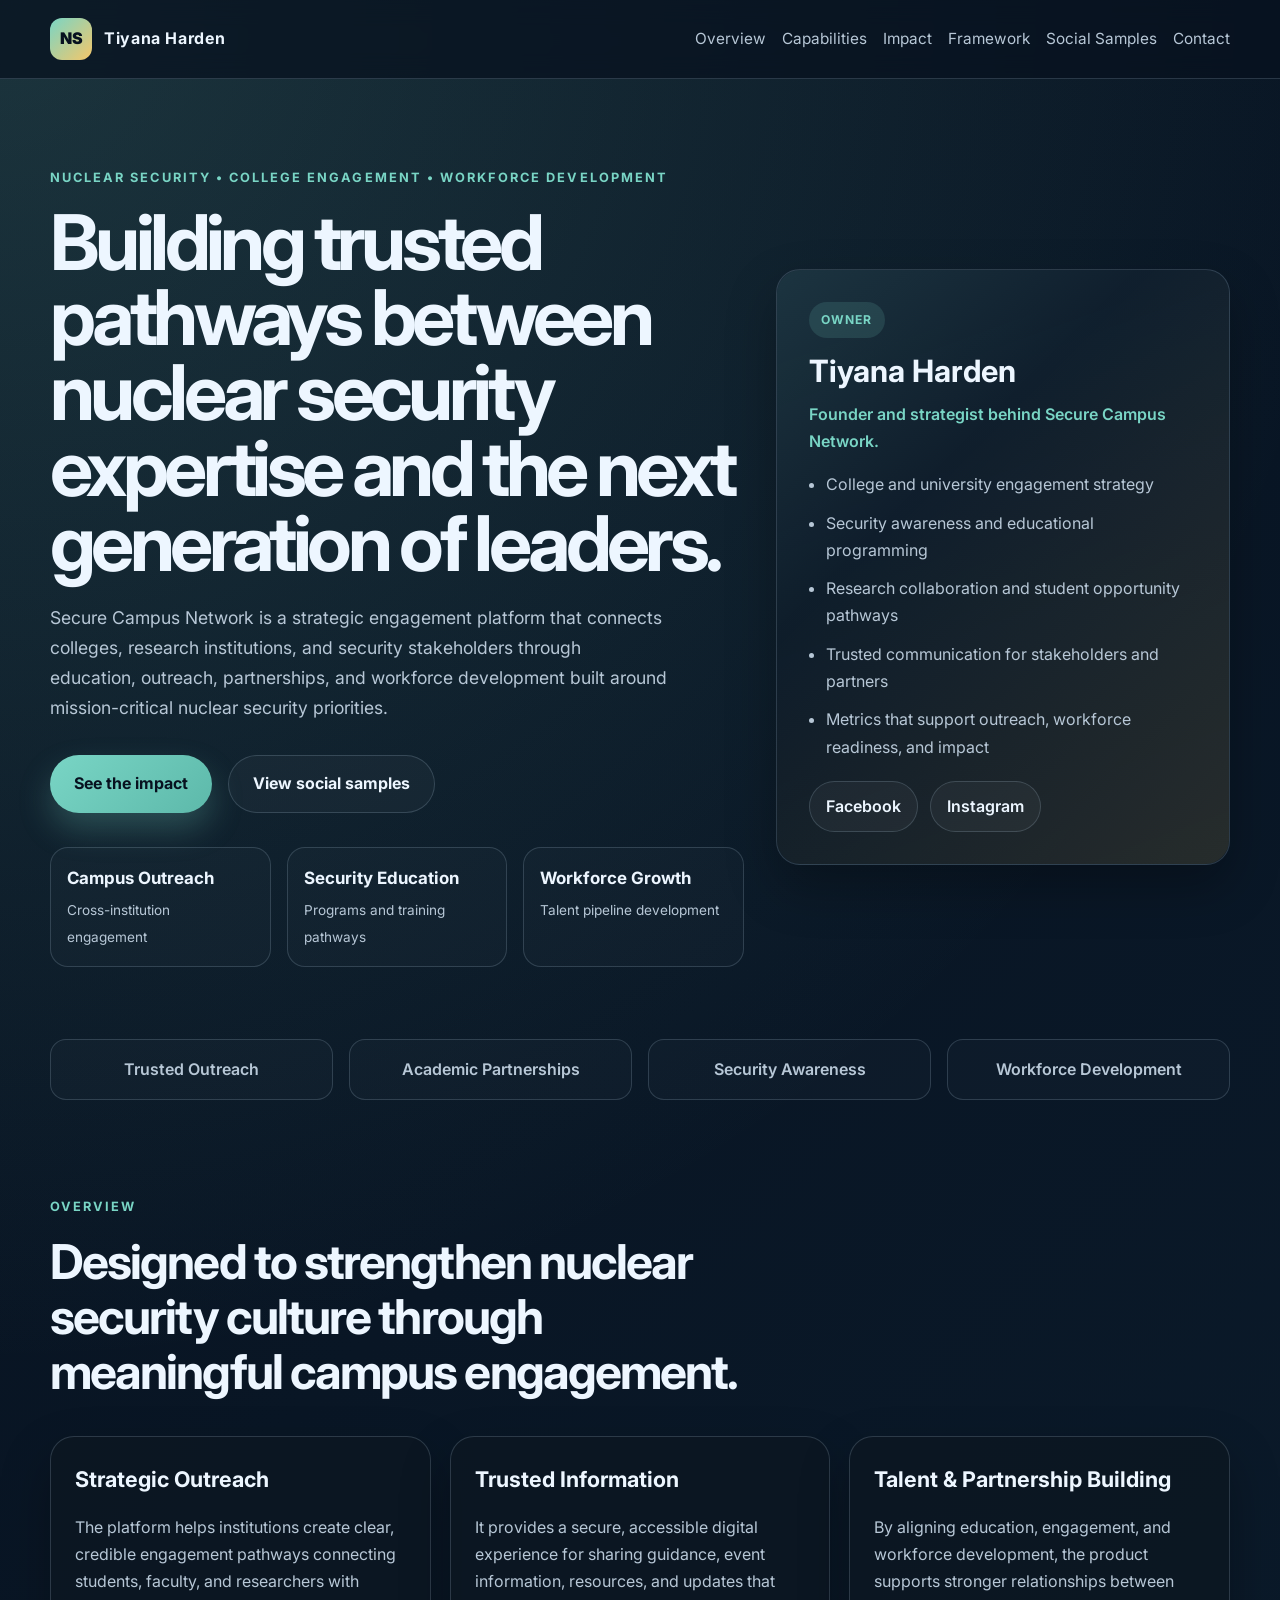
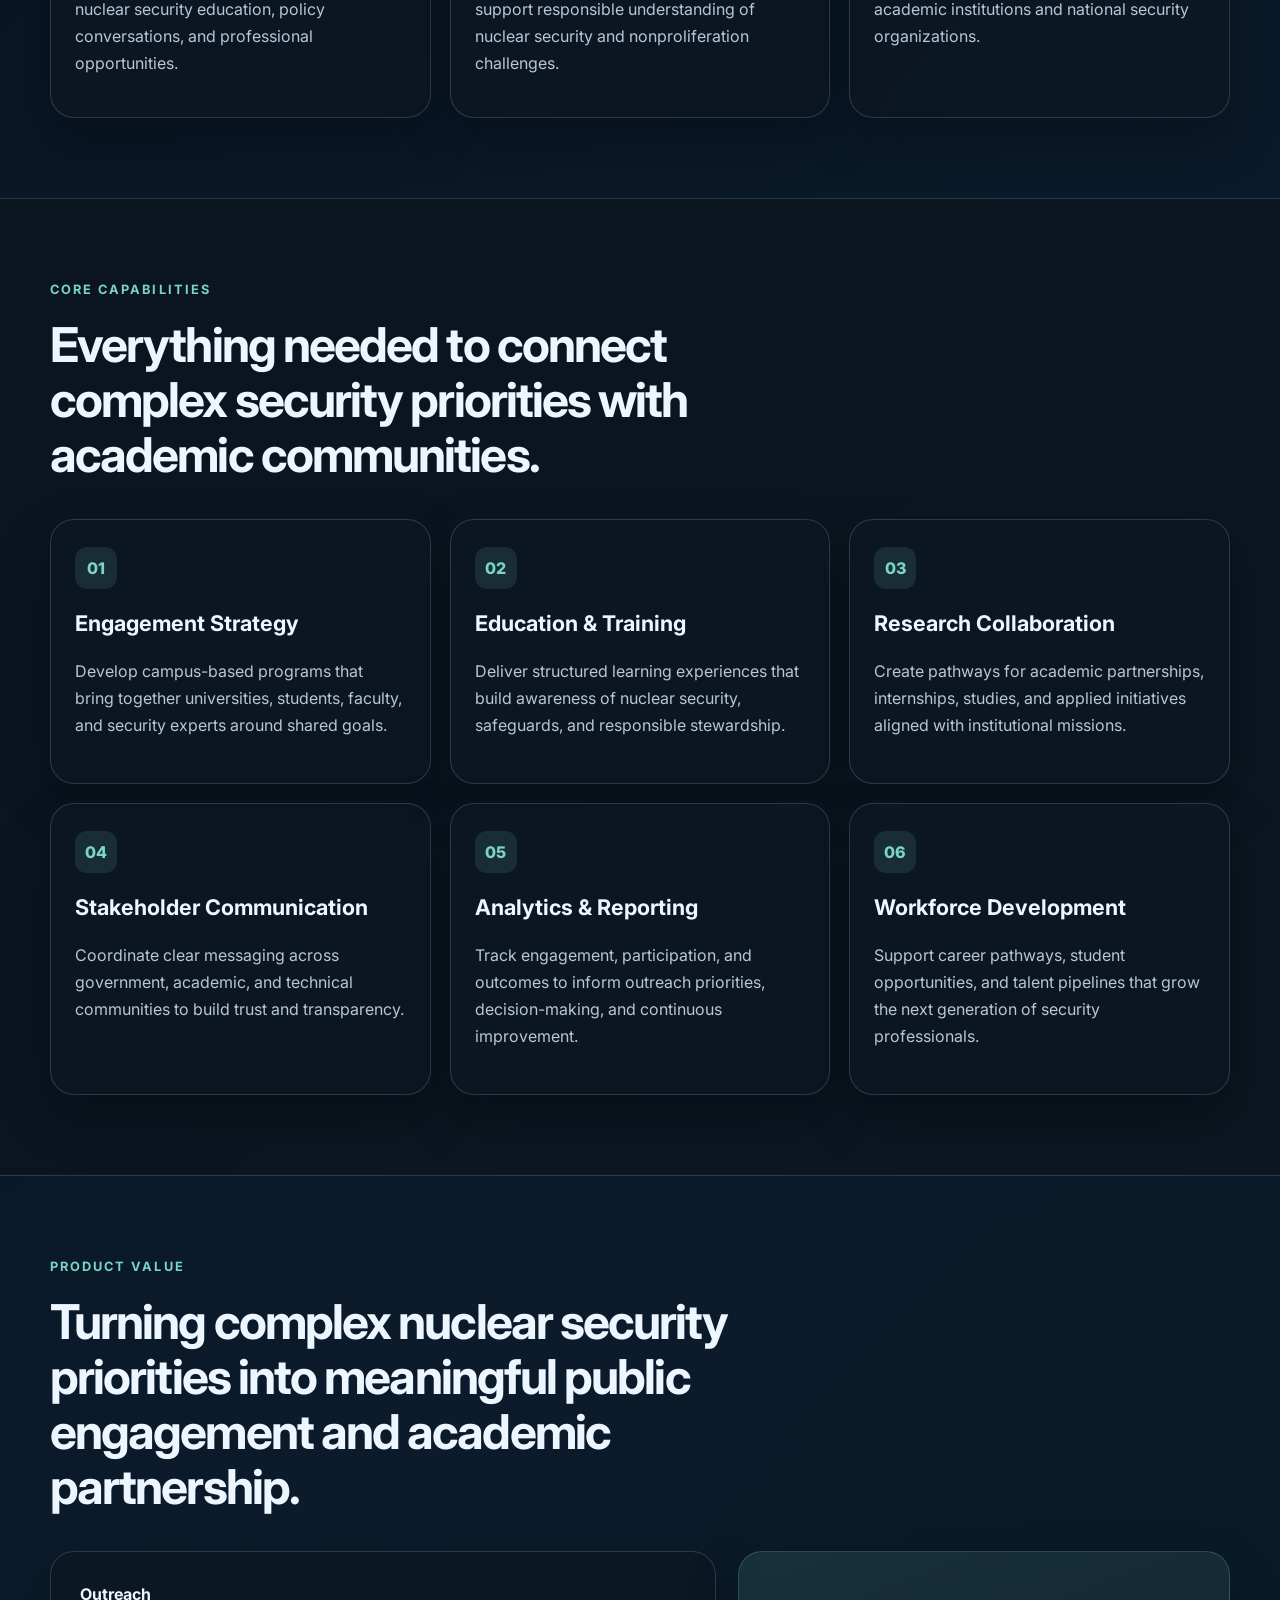
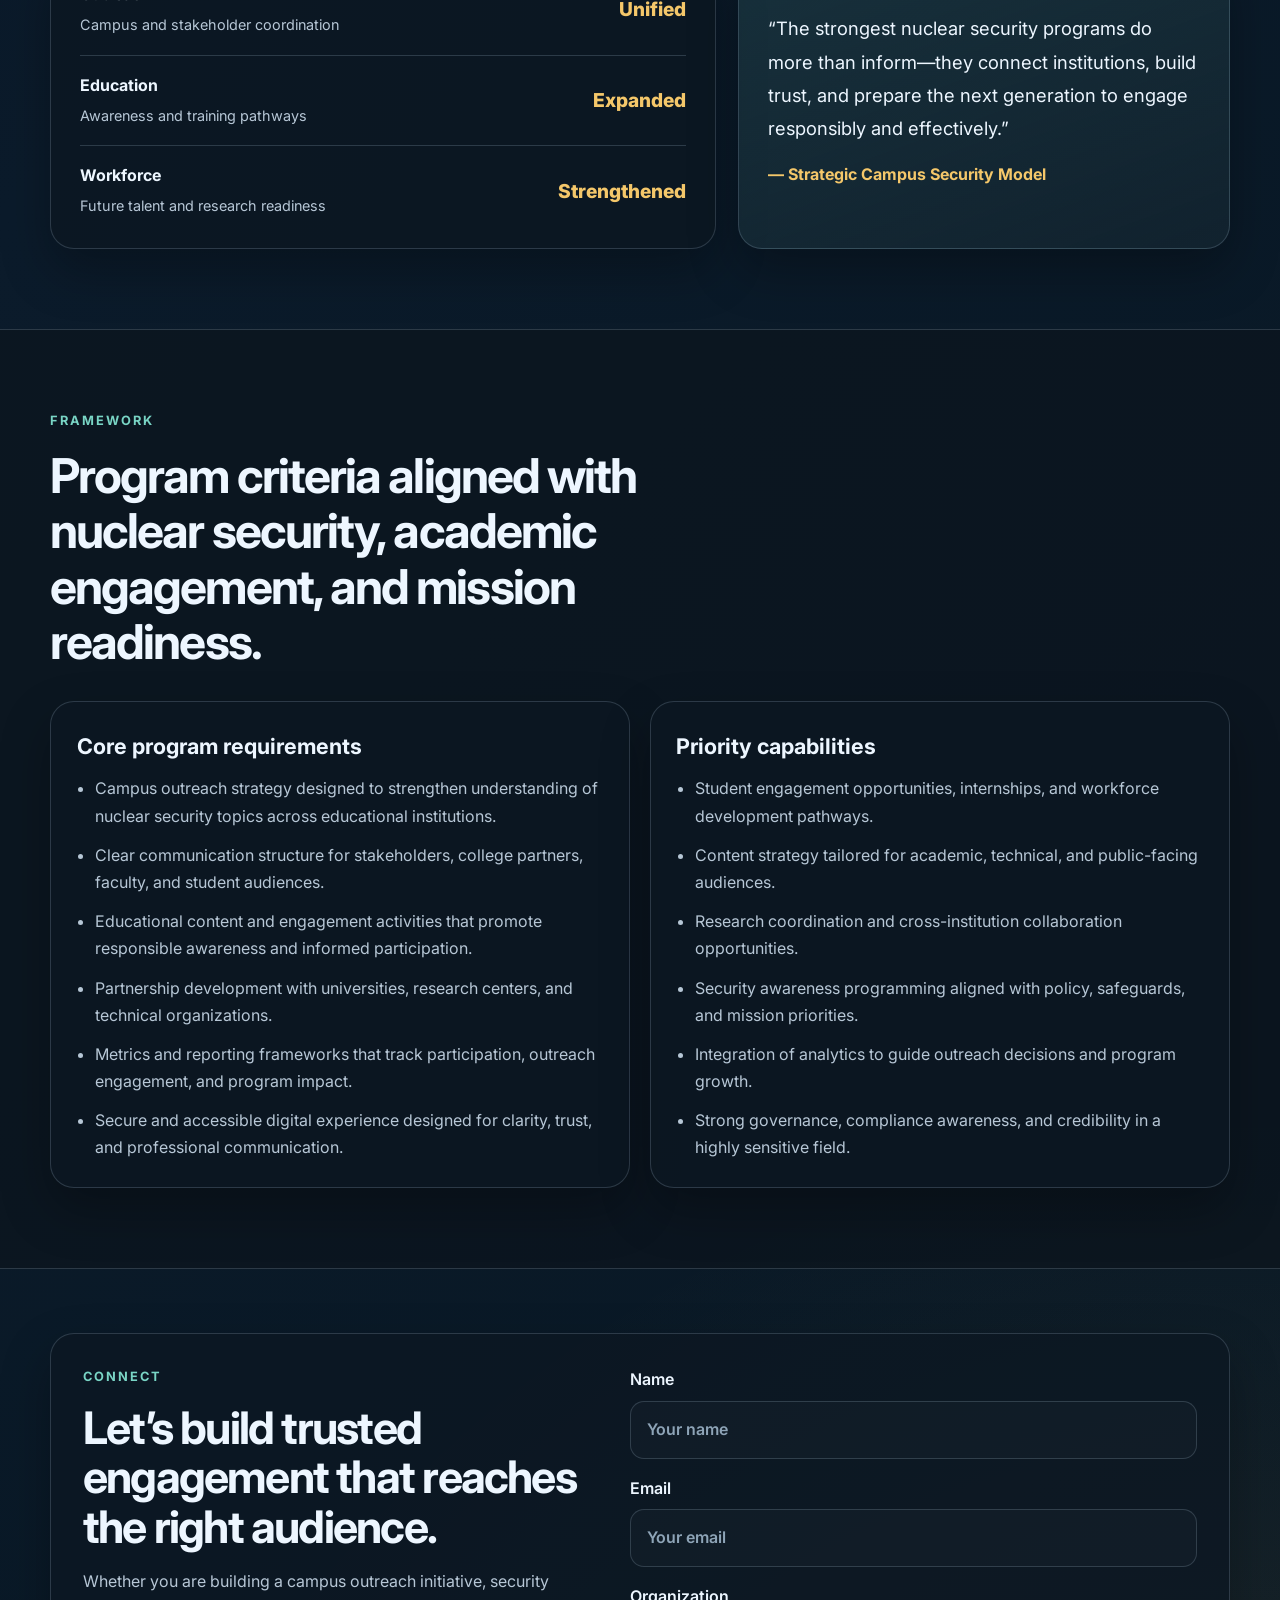
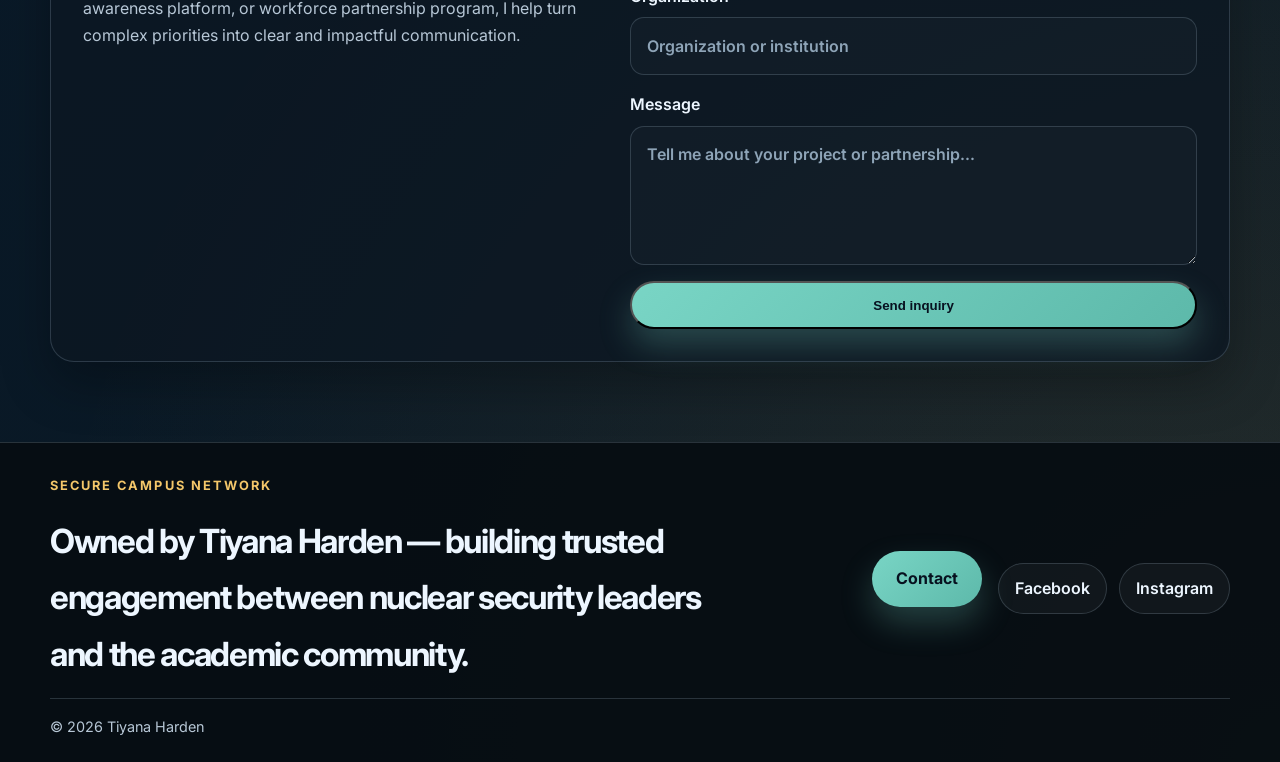
<file: index.html>
<!DOCTYPE html>
<html lang="en">
<head>
  <meta charset="UTF-8" />
  <meta name="viewport" content="width=device-width, initial-scale=1.0" />
  <title>Nuclear Security Campus Engagement</title>
  <meta name="description" content="A strategic nuclear security engagement platform connecting colleges, research institutions, and security partners through coordinated outreach, education, and workforce development." />
  <link rel="preconnect" href="https://fonts.googleapis.com" />
  <link rel="preconnect" href="https://fonts.gstatic.com" crossorigin />
  <link href="https://fonts.googleapis.com/css2?family=Inter:wght@400;500;600;700;800;900&family=Playfair+Display:wght@600;700&display=swap" rel="stylesheet" />
  <link rel="stylesheet" href="styles.css" />
</head>
<body>
  <div class="page-shell">
    <header class="site-header">
      <div class="container nav-wrap">
        <div class="brand-block">
          <span class="brand-mark">NS</span>
          <div>
            <span class="brand-name">Tiyana Harden</span>
          </div>
        </div>

        <nav class="site-nav" aria-label="Main navigation">
          <a href="#about">Overview</a>
          <a href="#expertise">Capabilities</a>
          <a href="#impact">Impact</a>
          <a href="#qualifications">Framework</a>
          <a href="social-samples.html">Social Samples</a>
          <a href="#contact">Contact</a>
        </nav>
      </div>
    </header>

    <main>
      <section class="hero">
        <div class="container hero-grid">
          <div class="hero-copy">
            <p class="eyebrow">Nuclear security • college engagement • workforce development</p>
            <h1>Building trusted pathways between nuclear security expertise and the next generation of leaders.</h1>
            <p class="lead">
              Secure Campus Network is a strategic engagement platform that connects colleges, research institutions,
              and security stakeholders through education, outreach, partnerships, and workforce development built around
              mission-critical nuclear security priorities.
            </p>

            <div class="hero-actions">
              <a class="btn btn-primary" href="#impact">See the impact</a>
              <a class="btn btn-secondary" href="social-samples.html">View social samples</a>
            </div>

            <div class="hero-metrics">
              <div>
                <strong>Campus Outreach</strong>
                <span>Cross-institution engagement</span>
              </div>
              <div>
                <strong>Security Education</strong>
                <span>Programs and training pathways</span>
              </div>
              <div>
                <strong>Workforce Growth</strong>
                <span>Talent pipeline development</span>
              </div>
            </div>
          </div>

          <div class="hero-panel" aria-label="Product overview card">
            <div class="panel-badge">Owner</div>
            <h2>Tiyana Harden</h2>
            <p class="owner-note">Founder and strategist behind Secure Campus Network.</p>
            <ul>
              <li>College and university engagement strategy</li>
              <li>Security awareness and educational programming</li>
              <li>Research collaboration and student opportunity pathways</li>
              <li>Trusted communication for stakeholders and partners</li>
              <li>Metrics that support outreach, workforce readiness, and impact</li>
            </ul>

            <div class="social-links" aria-label="Social media links">
              <a href="social-samples.html#facebook-sample">Facebook</a>
              <a href="social-samples.html#instagram-sample">Instagram</a>
            </div>
          </div>
        </div>
      </section>

      <section class="section trust-bar">
        <div class="container trust-grid">
          <div>Trusted Outreach</div>
          <div>Academic Partnerships</div>
          <div>Security Awareness</div>
          <div>Workforce Development</div>
        </div>
      </section>

      <section id="about" class="section">
        <div class="container">
          <div class="section-heading">
            <p class="eyebrow">Overview</p>
            <h2>Designed to strengthen nuclear security culture through meaningful campus engagement.</h2>
          </div>

          <div class="story-grid">
            <div class="story-card">
              <h3>Strategic Outreach</h3>
              <p>
                The platform helps institutions create clear, credible engagement pathways connecting students, faculty,
                and researchers with nuclear security education, policy conversations, and professional opportunities.
              </p>
            </div>

            <div class="story-card">
              <h3>Trusted Information</h3>
              <p>
                It provides a secure, accessible digital experience for sharing guidance, event information, resources,
                and updates that support responsible understanding of nuclear security and nonproliferation challenges.
              </p>
            </div>

            <div class="story-card">
              <h3>Talent & Partnership Building</h3>
              <p>
                By aligning education, engagement, and workforce development, the product supports stronger relationships
                between academic institutions and national security organizations.
              </p>
            </div>
          </div>
        </div>
      </section>

      <section id="expertise" class="section section-alt">
        <div class="container">
          <div class="section-heading">
            <p class="eyebrow">Core capabilities</p>
            <h2>Everything needed to connect complex security priorities with academic communities.</h2>
          </div>

          <div class="card-grid">
            <article class="info-card">
              <span class="icon">01</span>
              <h3>Engagement Strategy</h3>
              <p>Develop campus-based programs that bring together universities, students, faculty, and security experts around shared goals.</p>
            </article>

            <article class="info-card">
              <span class="icon">02</span>
              <h3>Education & Training</h3>
              <p>Deliver structured learning experiences that build awareness of nuclear security, safeguards, and responsible stewardship.</p>
            </article>

            <article class="info-card">
              <span class="icon">03</span>
              <h3>Research Collaboration</h3>
              <p>Create pathways for academic partnerships, internships, studies, and applied initiatives aligned with institutional missions.</p>
            </article>

            <article class="info-card">
              <span class="icon">04</span>
              <h3>Stakeholder Communication</h3>
              <p>Coordinate clear messaging across government, academic, and technical communities to build trust and transparency.</p>
            </article>

            <article class="info-card">
              <span class="icon">05</span>
              <h3>Analytics & Reporting</h3>
              <p>Track engagement, participation, and outcomes to inform outreach priorities, decision-making, and continuous improvement.</p>
            </article>

            <article class="info-card">
              <span class="icon">06</span>
              <h3>Workforce Development</h3>
              <p>Support career pathways, student opportunities, and talent pipelines that grow the next generation of security professionals.</p>
            </article>
          </div>
        </div>
      </section>

      <section id="impact" class="section">
        <div class="container">
          <div class="section-heading">
            <p class="eyebrow">Product value</p>
            <h2>Turning complex nuclear security priorities into meaningful public engagement and academic partnership.</h2>
          </div>

          <div class="impact-layout">
            <div class="impact-panel">
              <div class="stat-row">
                <div>
                  <strong>Outreach</strong>
                  <span>Campus and stakeholder coordination</span>
                </div>
                <div class="stat-number">Unified</div>
              </div>

              <div class="stat-row">
                <div>
                  <strong>Education</strong>
                  <span>Awareness and training pathways</span>
                </div>
                <div class="stat-number">Expanded</div>
              </div>

              <div class="stat-row">
                <div>
                  <strong>Workforce</strong>
                  <span>Future talent and research readiness</span>
                </div>
                <div class="stat-number">Strengthened</div>
              </div>
            </div>

            <div class="quote-card">
              <p>
                “The strongest nuclear security programs do more than inform—they connect institutions, build trust,
                and prepare the next generation to engage responsibly and effectively.”
              </p>
              <span>— Strategic Campus Security Model</span>
            </div>
          </div>
        </div>
      </section>

      <section id="qualifications" class="section section-alt">
        <div class="container qualifications-wrap">
          <div class="section-heading left">
            <p class="eyebrow">Framework</p>
            <h2>Program criteria aligned with nuclear security, academic engagement, and mission readiness.</h2>
          </div>

          <div class="qualifications-grid">
            <div class="qual-group">
              <h3>Core program requirements</h3>
              <ul>
                <li>Campus outreach strategy designed to strengthen understanding of nuclear security topics across educational institutions.</li>
                <li>Clear communication structure for stakeholders, college partners, faculty, and student audiences.</li>
                <li>Educational content and engagement activities that promote responsible awareness and informed participation.</li>
                <li>Partnership development with universities, research centers, and technical organizations.</li>
                <li>Metrics and reporting frameworks that track participation, outreach engagement, and program impact.</li>
                <li>Secure and accessible digital experience designed for clarity, trust, and professional communication.</li>
              </ul>
            </div>

            <div class="qual-group">
              <h3>Priority capabilities</h3>
              <ul>
                <li>Student engagement opportunities, internships, and workforce development pathways.</li>
                <li>Content strategy tailored for academic, technical, and public-facing audiences.</li>
                <li>Research coordination and cross-institution collaboration opportunities.</li>
                <li>Security awareness programming aligned with policy, safeguards, and mission priorities.</li>
                <li>Integration of analytics to guide outreach decisions and program growth.</li>
                <li>Strong governance, compliance awareness, and credibility in a highly sensitive field.</li>
              </ul>
            </div>
          </div>
        </div>
      </section>
    </main>

    <section id="contact" class="section contact-section">
      <div class="container contact-wrap">
        <div class="contact-intro">
          <p class="eyebrow">Connect</p>
          <h2>Let’s build trusted engagement that reaches the right audience.</h2>
          <p>
            Whether you are building a campus outreach initiative, security awareness platform, or workforce
            partnership program, I help turn complex priorities into clear and impactful communication.
          </p>
        </div>

        <form class="contact-form" action="#" method="post">
          <label>
            Name
            <input type="text" name="name" placeholder="Your name" />
          </label>
          <label>
            Email
            <input type="email" name="email" placeholder="Your email" />
          </label>
          <label>
            Organization
            <input type="text" name="organization" placeholder="Organization or institution" />
          </label>
          <label>
            Message
            <textarea name="message" rows="4" placeholder="Tell me about your project or partnership..."></textarea>
          </label>
          <button type="submit" class="btn btn-primary">Send inquiry</button>
        </form>
      </div>
    </section>

    <footer class="site-footer">
      <div class="container footer-wrap">
        <div>
          <p class="eyebrow light">Secure Campus Network</p>
          <h3>Owned by Tiyana Harden — building trusted engagement between nuclear security leaders and the academic community.</h3>
        </div>
        <div class="footer-actions">
          <a class="btn btn-primary" href="mailto:partners@securecampusnetwork.org">Contact</a>
          <div class="footer-social">
            <a href="https://www.facebook.com/" target="_blank" rel="noreferrer">Facebook</a>
            <a href="https://www.instagram.com/" target="_blank" rel="noreferrer">Instagram</a>
          </div>
        </div>
      </div>
      <div class="container copyright">
        <span>© <span id="year"></span> Tiyana Harden</span>
      </div>
    </footer>
  </div>

  <script src="script.js"></script>
</body>
</html>
</file>
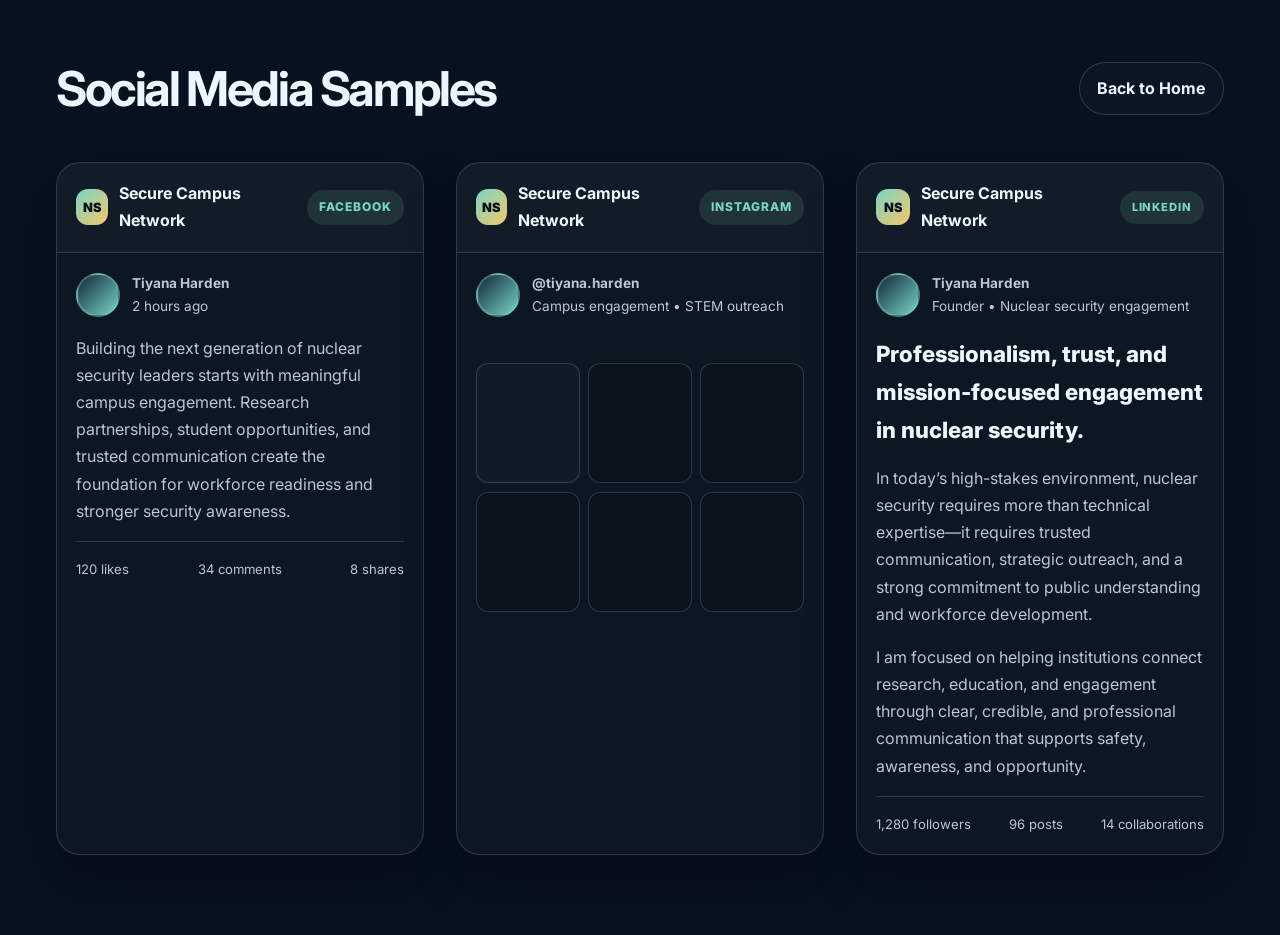
<file: social-samples.html>
<!DOCTYPE html>
<html lang="en">
<head>
  <meta charset="UTF-8" />
  <meta name="viewport" content="width=device-width, initial-scale=1.0" />
  <title>Social Media Samples | Tiyana Harden</title>
  <meta name="description" content="Sample Facebook and Instagram mockups for a nuclear security and campus engagement brand." />
  <link rel="preconnect" href="https://fonts.googleapis.com" />
  <link rel="preconnect" href="https://fonts.gstatic.com" crossorigin />
  <link href="https://fonts.googleapis.com/css2?family=Inter:wght@400;500;600;700;800;900&display=swap" rel="stylesheet" />
  <link rel="stylesheet" href="styles.css" />
  <style>
    body {
      background: #07111f;
    }

    .sample-shell {
      max-width: 1200px;
      margin: 0 auto;
      padding: 3rem 1rem 5rem;
    }

    .sample-header {
      display: flex;
      justify-content: space-between;
      align-items: center;
      gap: 1rem;
      margin-bottom: 2rem;
    }

    .sample-header h1 {
      margin: 0;
      font-size: clamp(2rem, 4vw, 3rem);
      letter-spacing: -0.05em;
    }

    .back-link {
      color: var(--text);
      border: 1px solid var(--line);
      padding: 0.75rem 1.1rem;
      border-radius: 999px;
      background: rgba(255,255,255,0.02);
      text-decoration: none;
      font-weight: 700;
    }

    .social-grid {
      display: grid;
      grid-template-columns: repeat(3, minmax(0, 1fr));
      gap: 2rem;
    }

    .mockup-card {
      background: rgba(14, 25, 36, 0.86);
      border: 1px solid var(--line);
      border-radius: 24px;
      overflow: hidden;
      box-shadow: 0 22px 50px rgba(0, 0, 0, 0.28);
    }

    .mockup-top {
      padding: 1.1rem 1.2rem;
      border-bottom: 1px solid var(--line);
      display: flex;
      align-items: center;
      justify-content: space-between;
      gap: 1rem;
      background: rgba(255,255,255,0.02);
    }

    .brand-pill {
      display: inline-flex;
      align-items: center;
      gap: 0.65rem;
      font-weight: 700;
    }

    .brand-pill span {
      display: grid;
      place-items: center;
      width: 36px;
      height: 36px;
      border-radius: 12px;
      background: linear-gradient(135deg, #79d5c5, #f4c76a);
      color: #07111f;
      font-size: 0.8rem;
      font-weight: 900;
    }

    .platform-tag {
      padding: 0.45rem 0.75rem;
      border-radius: 999px;
      background: rgba(121, 213, 197, 0.12);
      color: var(--primary);
      font-size: 0.75rem;
      letter-spacing: 0.08em;
      text-transform: uppercase;
      font-weight: 800;
    }

    .mockup-body {
      padding: 1.2rem;
    }

    .status-bar {
      display: flex;
      align-items: center;
      gap: 0.75rem;
      margin-bottom: 1rem;
      color: var(--muted);
      font-size: 0.85rem;
    }

    .avatar {
      width: 44px;
      height: 44px;
      border-radius: 50%;
      background: linear-gradient(135deg, #10263a, #79d5c5);
      border: 2px solid rgba(121, 213, 197, 0.35);
    }

    .post-hero {
      margin-top: 1rem;
      height: 0;
      border-radius: 18px;
      background: transparent;
      border: none;
    }

    .post-copy {
      margin-top: 1rem;
      color: var(--muted);
      line-height: 1.7;
    }

    .stats-row {
      display: flex;
      justify-content: space-between;
      gap: 1rem;
      padding-top: 1rem;
      border-top: 1px solid var(--line);
      margin-top: 1rem;
      color: var(--muted);
      font-size: 0.82rem;
    }

    .instagram-layout {
      display: grid;
      grid-template-columns: 1fr;
      gap: 0.8rem;
    }

    .ig-feed {
      display: grid;
      grid-template-columns: repeat(3, minmax(0, 1fr));
      gap: 0.55rem;
      margin-top: 1rem;
    }

    .ig-feed div {
      height: 120px;
      border-radius: 12px;
      background-size: cover;
      background-position: center;
      border: 1px solid var(--line);
    }

    .linkedin-card {
      background: rgba(14, 25, 36, 0.86);
      border: 1px solid var(--line);
      border-radius: 24px;
      overflow: hidden;
      box-shadow: 0 22px 50px rgba(0, 0, 0, 0.28);
    }

    .linkedin-header {
      display: flex;
      align-items: center;
      justify-content: space-between;
      gap: 1rem;
      padding: 1.1rem 1.2rem;
      border-bottom: 1px solid var(--line);
      background: rgba(255,255,255,0.02);
    }

    .linkedin-body {
      padding: 1.2rem;
      color: var(--muted);
      line-height: 1.7;
    }

    .linkedin-title {
      font-size: 1.4rem;
      font-weight: 800;
      color: var(--text);
      margin: 0 0 0.7rem;
    }

    .linkedin-tag {
      padding: 0.45rem 0.75rem;
      border-radius: 999px;
      background: rgba(121, 213, 197, 0.12);
      color: var(--primary);
      font-size: 0.7rem;
      letter-spacing: 0.08em;
      text-transform: uppercase;
      font-weight: 800;
    }

    .ig-1 { background: rgba(255,255,255,0.02); border: 1px solid var(--line); }
    .ig-2 { background-image: linear-gradient(rgba(0,0,0,0.12), rgba(0,0,0,0.12)), url('https://images.unsplash.com/photo-1552664730-d307ca884978?auto=format&fit=crop&w=500&q=80'); }
    .ig-3 { background-image: linear-gradient(rgba(0,0,0,0.12), rgba(0,0,0,0.12)), url('https://images.unsplash.com/photo-1556157382-97eda2d62296?auto=format&fit=crop&w=500&q=80'); }
    .ig-4 { background-image: linear-gradient(rgba(0,0,0,0.12), rgba(0,0,0,0.12)), url('https://images.unsplash.com/photo-1521737604893-d14cc237f11d?auto=format&fit=crop&w=500&q=80'); }
    .ig-5 { background-image: linear-gradient(rgba(0,0,0,0.12), rgba(0,0,0,0.12)), url('https://images.unsplash.com/photo-1529156069898-49953e39b3ac?auto=format&fit=crop&w=500&q=80'); }
    .ig-6 { background-image: linear-gradient(rgba(0,0,0,0.12), rgba(0,0,0,0.12)), url('https://images.unsplash.com/photo-1516321318423-f06f85e504b3?auto=format&fit=crop&w=500&q=80'); }

    @media (max-width: 860px) {
      .social-grid {
        grid-template-columns: 1fr;
      }

      .sample-header {
        flex-direction: column;
        align-items: flex-start;
      }
    }
  </style>
</head>
<body>
  <div class="sample-shell">
    <header class="sample-header">
      <h1>Social Media Samples</h1>
      <a class="back-link" href="index.html">Back to Home</a>
    </header>

    <div class="social-grid">
      <section id="facebook-sample" class="mockup-card">
        <div class="mockup-top">
          <div class="brand-pill">
            <span>NS</span>
            Secure Campus Network
          </div>
          <div class="platform-tag">Facebook</div>
        </div>

        <div class="mockup-body">
          <div class="status-bar">
            <div class="avatar"></div>
            <div>
              <strong>Tiyana Harden</strong><br />
              <span>2 hours ago</span>
            </div>
          </div>

          <div class="post-hero" aria-label="Facebook post without image"></div>

          <div class="post-copy">
            Building the next generation of nuclear security leaders starts with meaningful campus engagement.
            Research partnerships, student opportunities, and trusted communication create the foundation for
            workforce readiness and stronger security awareness.
          </div>

          <div class="stats-row">
            <span>120 likes</span>
            <span>34 comments</span>
            <span>8 shares</span>
          </div>
        </div>
      </section>

      <section id="instagram-sample" class="mockup-card">
        <div class="mockup-top">
          <div class="brand-pill">
            <span>NS</span>
            Secure Campus Network
          </div>
          <div class="platform-tag">Instagram</div>
        </div>

        <div class="mockup-body instagram-layout">
          <div class="status-bar">
            <div class="avatar"></div>
            <div>
              <strong>@tiyana.harden</strong><br />
              <span>Campus engagement • STEM outreach</span>
            </div>
          </div>

          <div class="ig-feed">
            <div class="ig-1"></div>
            <div class="ig-2"></div>
            <div class="ig-3"></div>
            <div class="ig-4"></div>
            <div class="ig-5"></div>
            <div class="ig-6"></div>
          </div>
        </div>
      </section>

      <section class="linkedin-card" aria-label="LinkedIn sample">
        <div class="linkedin-header">
          <div class="brand-pill">
            <span>NS</span>
            Secure Campus Network
          </div>
          <div class="linkedin-tag">LinkedIn</div>
        </div>

        <div class="linkedin-body">
          <div class="status-bar">
            <div class="avatar"></div>
            <div>
              <strong>Tiyana Harden</strong><br />
              <span>Founder • Nuclear security engagement</span>
            </div>
          </div>

          <h3 class="linkedin-title">Professionalism, trust, and mission-focused engagement in nuclear security.</h3>

          <p>
            In today’s high-stakes environment, nuclear security requires more than technical expertise—it requires
            trusted communication, strategic outreach, and a strong commitment to public understanding and workforce development.
          </p>

          <p>
            I am focused on helping institutions connect research, education, and engagement through clear, credible,
            and professional communication that supports safety, awareness, and opportunity.
          </p>

          <div class="stats-row">
            <span>1,280 followers</span>
            <span>96 posts</span>
            <span>14 collaborations</span>
          </div>
        </div>
      </section>
    </div>
  </div>
</body>
</html>
</file>
<file: styles.css>
:root {
  --bg: #07111f;
  --bg-soft: #0d1d2d;
  --panel: rgba(14, 29, 42, 0.86);
  --panel-strong: #10263a;
  --primary: #79d5c5;
  --primary-strong: #5db9aa;
  --accent: #f4c76a;
  --text: #edf6ff;
  --muted: #b7c7d6;
  --line: rgba(185, 213, 230, 0.19);
  --shadow: 0 22px 50px rgba(0, 0, 0, 0.28);
  --radius: 24px;
}

* {
  box-sizing: border-box;
}

html {
  scroll-behavior: smooth;
}

body {
  margin: 0;
  font-family: "Inter", sans-serif;
  background:
    radial-gradient(circle at top left, rgba(121, 213, 197, 0.18), transparent 24%),
    radial-gradient(circle at bottom right, rgba(244, 199, 106, 0.13), transparent 22%),
    linear-gradient(135deg, var(--bg) 0%, #0b1b2b 50%, #081722 100%);
  color: var(--text);
  line-height: 1.7;
}

img {
  max-width: 100%;
  display: block;
}

a {
  text-decoration: none;
}

.container {
  width: min(1180px, calc(100% - 2rem));
  margin: 0 auto;
}

.section {
  padding: 5rem 0;
}

.section-alt {
  background: rgba(12, 20, 29, 0.7);
  border-top: 1px solid var(--line);
  border-bottom: 1px solid var(--line);
}

.eyebrow {
  margin: 0 0 1rem;
  color: var(--primary);
  font-size: 0.8rem;
  text-transform: uppercase;
  letter-spacing: 0.16em;
  font-weight: 700;
}

.eyebrow.light {
  color: var(--accent);
}

.section-heading {
  margin-bottom: 2.3rem;
}

.section-heading h2 {
  margin: 0;
  font-size: clamp(2rem, 4vw, 3rem);
  line-height: 1.15;
  letter-spacing: -0.04em;
  max-width: 700px;
}

.site-header {
  position: sticky;
  top: 0;
  z-index: 20;
  backdrop-filter: blur(12px);
  background: rgba(7, 17, 31, 0.72);
  border-bottom: 1px solid var(--line);
}

.nav-wrap {
  display: flex;
  align-items: center;
  justify-content: space-between;
  min-height: 78px;
  gap: 1rem;
}

.brand-block {
  display: flex;
  align-items: center;
  gap: 0.75rem;
}

.brand-mark {
  display: grid;
  place-items: center;
  width: 42px;
  height: 42px;
  border-radius: 12px;
  background: linear-gradient(135deg, var(--primary), var(--accent));
  color: var(--bg);
  font-weight: 900;
}

.brand-name {
  font-weight: 700;
  letter-spacing: 0.04em;
}

.site-nav {
  display: flex;
  flex-wrap: wrap;
  gap: 1rem;
}

.site-nav a {
  color: var(--muted);
  font-size: 0.96rem;
  transition: color 0.2s ease;
}

.site-nav a:hover,
.site-nav a:focus-visible {
  color: var(--text);
}

.hero {
  padding: 5.5rem 0 4rem;
}

.hero-grid {
  display: grid;
  grid-template-columns: 1.45fr 0.95fr;
  gap: 2rem;
  align-items: center;
}

.hero-copy h1 {
  margin: 0;
  font-size: clamp(3rem, 6vw, 5rem);
  line-height: 0.98;
  letter-spacing: -0.06em;
  max-width: 700px;
}

.lead {
  margin-top: 1.4rem;
  max-width: 620px;
  color: var(--muted);
  font-size: 1.1rem;
}

.hero-actions {
  display: flex;
  flex-wrap: wrap;
  gap: 1rem;
  margin-top: 2rem;
}

.btn {
  display: inline-flex;
  align-items: center;
  justify-content: center;
  border-radius: 999px;
  padding: 0.9rem 1.5rem;
  font-weight: 700;
  transition: transform 0.2s ease, box-shadow 0.2s ease, opacity 0.2s ease;
}

.btn:hover,
.btn:focus-visible {
  transform: translateY(-2px);
}

.btn-primary {
  background: linear-gradient(135deg, var(--primary), var(--primary-strong));
  color: var(--bg);
  box-shadow: 0 16px 32px rgba(121, 213, 197, 0.25);
}

.btn-secondary {
  border: 1px solid var(--line);
  background: rgba(255, 255, 255, 0.03);
  color: var(--text);
}

.hero-metrics {
  display: grid;
  grid-template-columns: repeat(3, minmax(0, 1fr));
  gap: 1rem;
  margin-top: 2.1rem;
}

.hero-metrics div {
  background: rgba(255, 255, 255, 0.02);
  border: 1px solid var(--line);
  border-radius: 18px;
  padding: 1rem;
}

.hero-metrics strong {
  display: block;
  margin-bottom: 0.2rem;
  font-size: 1.06rem;
}

.hero-metrics span {
  color: var(--muted);
  font-size: 0.85rem;
}

.hero-panel {
  position: relative;
  background: linear-gradient(160deg, rgba(18, 34, 49, 0.96), rgba(11, 23, 35, 0.82));
  border: 1px solid var(--line);
  border-radius: var(--radius);
  padding: 2rem;
  box-shadow: var(--shadow);
}

.hero-panel::before {
  content: "";
  position: absolute;
  inset: 0;
  border-radius: inherit;
  background: linear-gradient(135deg, rgba(121, 213, 197, 0.1), transparent 35%, rgba(244, 199, 106, 0.12));
  pointer-events: none;
}

.hero-panel > * {
  position: relative;
  z-index: 1;
}

.panel-badge {
  display: inline-block;
  padding: 0.5rem 0.8rem;
  border-radius: 999px;
  background: rgba(121, 213, 197, 0.14);
  color: var(--primary);
  font-weight: 700;
  font-size: 0.76rem;
  letter-spacing: 0.08em;
  text-transform: uppercase;
}

.hero-panel h2 {
  margin: 1rem 0 0.8rem;
  font-size: clamp(1.7rem, 2.4vw, 2.5rem);
  line-height: 1.1;
}

.owner-note {
  margin: 0 0 1rem;
  color: var(--primary);
  font-weight: 600;
}

.hero-panel ul {
  margin: 1rem 0 0;
  padding-left: 1.1rem;
  color: var(--muted);
}

.social-links,
.footer-social {
  display: flex;
  flex-wrap: wrap;
  gap: 0.75rem;
  margin-top: 1.25rem;
}

.social-links a,
.footer-social a {
  color: var(--text);
  background: rgba(255, 255, 255, 0.04);
  border: 1px solid var(--line);
  padding: 0.7rem 1rem;
  border-radius: 999px;
  font-weight: 600;
  transition: border-color 0.2s ease, transform 0.2s ease;
}

.social-links a:hover,
.social-links a:focus-visible,
.footer-social a:hover,
.footer-social a:focus-visible {
  border-color: rgba(121, 213, 197, 0.6);
  transform: translateY(-1px);
}

.hero-panel li + li {
  margin-top: 0.7rem;
}

.trust-bar {
  padding-top: 0.5rem;
  padding-bottom: 1rem;
}

.trust-grid {
  display: grid;
  grid-template-columns: repeat(4, minmax(0, 1fr));
  gap: 1rem;
}

.trust-grid div {
  padding: 1rem 1.2rem;
  border: 1px solid var(--line);
  border-radius: 16px;
  background: rgba(255, 255, 255, 0.02);
  color: var(--muted);
  text-align: center;
  font-weight: 600;
}

.story-grid,
.card-grid,
.qualifications-grid {
  display: grid;
  gap: 1.2rem;
}

.story-grid {
  grid-template-columns: repeat(3, minmax(0, 1fr));
}

.story-card,
.info-card,
.qual-group,
.impact-panel,
.quote-card {
  background: rgba(12, 23, 34, 0.84);
  border: 1px solid var(--line);
  border-radius: var(--radius);
  box-shadow: var(--shadow);
}

.story-card {
  padding: 1.5rem;
}

.story-card h3,
.info-card h3,
.qual-group h3 {
  margin-top: 0;
  margin-bottom: 0.7rem;
  font-size: 1.35rem;
}

.story-card p,
.info-card p,
.qual-group li {
  color: var(--muted);
}

.card-grid {
  grid-template-columns: repeat(3, minmax(0, 1fr));
}

.info-card {
  padding: 1.7rem 1.5rem;
}

.icon {
  display: inline-flex;
  align-items: center;
  justify-content: center;
  width: 42px;
  height: 42px;
  border-radius: 12px;
  background: rgba(121, 213, 197, 0.12);
  color: var(--primary);
  font-weight: 800;
  margin-bottom: 1rem;
}

.impact-layout {
  display: grid;
  grid-template-columns: 1.15fr 0.85fr;
  gap: 1.4rem;
  align-items: stretch;
}

.impact-panel,
.quote-card {
  padding: 1.8rem;
}

.stat-row {
  display: flex;
  align-items: center;
  justify-content: space-between;
  gap: 1rem;
  padding: 1rem 0;
  border-bottom: 1px solid var(--line);
}

.stat-row:first-child {
  padding-top: 0;
}

.stat-row:last-child {
  border-bottom: none;
  padding-bottom: 0;
}

.stat-row strong {
  display: block;
  margin-bottom: 0.2rem;
}

.stat-row span {
  color: var(--muted);
  font-size: 0.9rem;
}

.stat-number {
  color: var(--accent);
  font-weight: 800;
  font-size: 1.2rem;
}

.quote-card {
  display: flex;
  flex-direction: column;
  justify-content: center;
  background: linear-gradient(160deg, rgba(121, 213, 197, 0.12), rgba(18, 35, 47, 0.9));
}

.quote-card p {
  margin: 0 0 1rem;
  font-size: 1.15rem;
  line-height: 1.8;
  color: var(--text);
}

.quote-card span {
  color: var(--accent);
  font-weight: 700;
}

.qualifications-wrap {
  display: grid;
  gap: 2rem;
}

.left {
  margin-bottom: 0;
}

.qualifications-grid {
  grid-template-columns: repeat(2, minmax(0, 1fr));
}

.qual-group {
  padding: 1.6rem;
}

.qual-group ul {
  margin: 0;
  padding-left: 1.15rem;
}

.qual-group li + li {
  margin-top: 0.75rem;
}

.contact-section {
  padding-top: 4rem;
}

.contact-wrap {
  display: grid;
  grid-template-columns: 1fr 1.1fr;
  gap: 2rem;
  align-items: start;
  padding: 2rem;
  border: 1px solid var(--line);
  border-radius: var(--radius);
  background: rgba(13, 24, 35, 0.82);
  box-shadow: var(--shadow);
}

.contact-intro h2 {
  margin-top: 0;
  margin-bottom: 0.75rem;
  font-size: clamp(2rem, 4vw, 2.8rem);
  line-height: 1.1;
  letter-spacing: -0.04em;
}

.contact-intro p:last-child {
  color: var(--muted);
  margin-bottom: 0;
}

.contact-form {
  display: grid;
  gap: 1rem;
}

.contact-form label {
  display: grid;
  gap: 0.45rem;
  color: var(--text);
  font-weight: 600;
}

.contact-form input,
.contact-form textarea {
  width: 100%;
  border: 1px solid var(--line);
  border-radius: 14px;
  background: rgba(255, 255, 255, 0.02);
  color: var(--text);
  padding: 0.9rem 1rem;
  font: inherit;
}

.contact-form input::placeholder,
.contact-form textarea::placeholder {
  color: #8ea4b7;
}

.contact-form textarea {
  resize: vertical;
  min-height: 120px;
}

.site-footer {
  border-top: 1px solid var(--line);
  background: rgba(6, 12, 18, 0.92);
  padding: 2rem 0 1.4rem;
}

.footer-wrap {
  display: flex;
  justify-content: space-between;
  align-items: center;
  gap: 1rem;
}

.footer-actions {
  display: flex;
  align-items: center;
  gap: 1rem;
  flex-wrap: wrap;
}

.site-footer h3 {
  margin: 0.5rem 0 0;
  font-size: clamp(1.5rem, 2.6vw, 2.2rem);
  letter-spacing: -0.04em;
  max-width: 700px;
}

.copyright {
  margin-top: 1rem;
  padding-top: 1rem;
  border-top: 1px solid var(--line);
  color: var(--muted);
  font-size: 0.9rem;
}

@media (max-width: 900px) {
  .hero-grid,
  .story-grid,
  .card-grid,
  .impact-layout,
  .qualifications-grid,
  .image-grid,
  .contact-wrap,
  .trust-grid {
    grid-template-columns: 1fr;
  }

  .nav-wrap,
  .footer-wrap,
  .footer-actions {
    flex-direction: column;
    align-items: flex-start;
  }

  .site-nav {
    width: 100%;
  }
}

@media (max-width: 600px) {
  .hero {
    padding-top: 4rem;
  }

  .hero-metrics {
    grid-template-columns: 1fr;
  }

  .section {
    padding: 4rem 0;
  }
}
</file>
